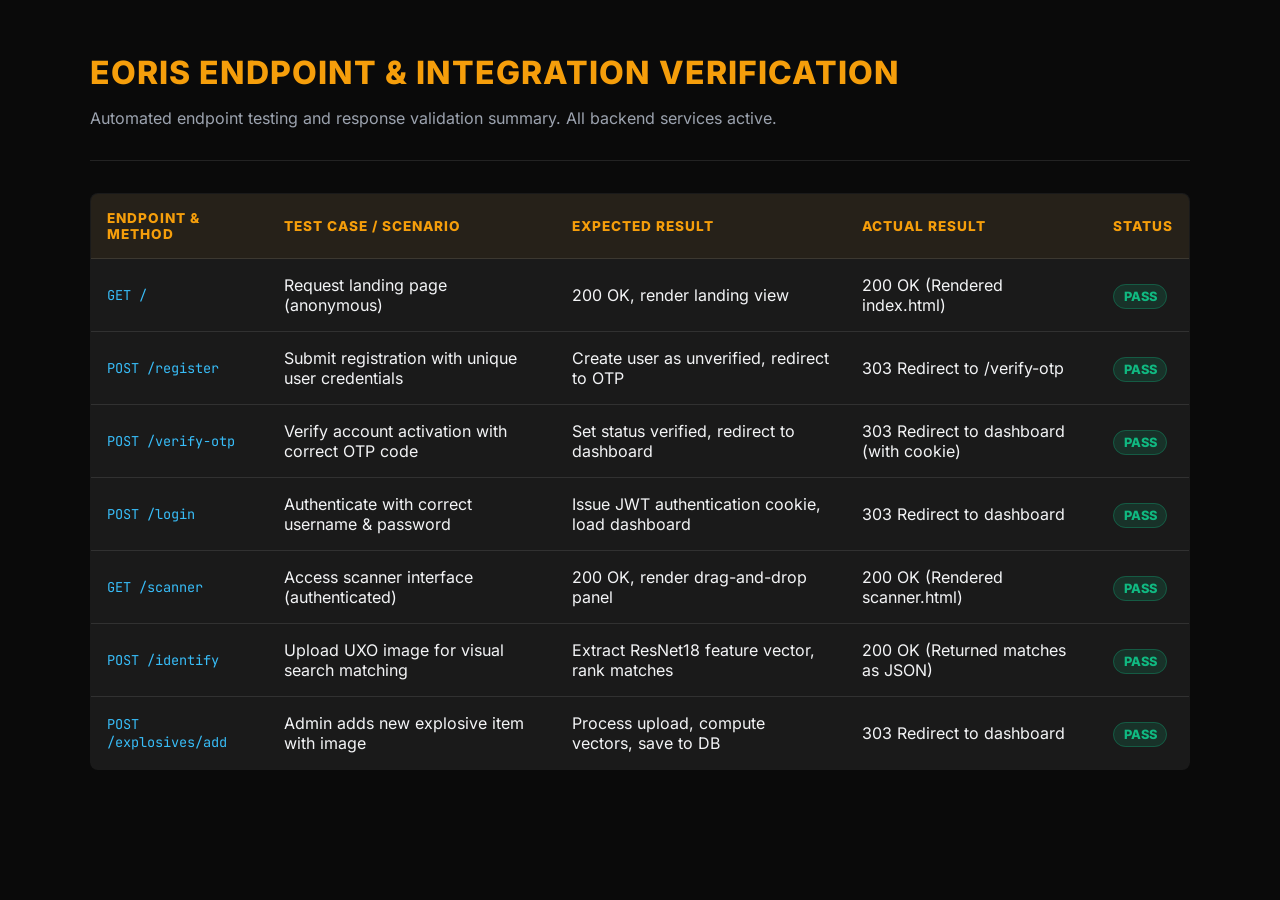
<file: static/test_results.html>
<!DOCTYPE html>
<html lang="en">
<head>
    <meta charset="UTF-8">
    <meta name="viewport" content="width=device-width, initial-scale=1.0">
    <title>EORIS - System Endpoint Test Verification</title>
    <link rel="stylesheet" href="/static/css/fonts.css">
    <link rel="stylesheet" href="/static/css/style.css">
    <style>
        :root {
            --bg-color: #0a0a0a;
            --surface-color: #1a1a1a;
            --accent-color: #f59e0b;
            --text-primary: #f3f4f6;
            --text-secondary: #9ca3af;
            --glass-bg: rgba(255, 255, 255, 0.05);
            --glass-border: rgba(255, 255, 255, 0.1);
        }
        body {
            font-family: 'Inter', sans-serif;
            background-color: var(--bg-color);
            color: var(--text-primary);
            padding: 2rem;
            max-width: 1100px;
            margin: 0 auto;
        }
        .header-section {
            margin-bottom: 2rem;
            border-bottom: 1px solid var(--glass-border);
            padding-bottom: 1rem;
        }
        h1 {
            color: var(--accent-color);
            font-size: 2rem;
            margin-bottom: 0.5rem;
            text-transform: uppercase;
            letter-spacing: 1px;
        }
        p {
            color: var(--text-secondary);
        }
        table {
            width: 100%;
            border-collapse: collapse;
            background: var(--surface-color);
            border: 1px solid var(--glass-border);
            border-radius: 8px;
            overflow: hidden;
            margin-top: 1rem;
        }
        th, td {
            padding: 1rem;
            text-align: left;
            border-bottom: 1px solid var(--glass-border);
        }
        th {
            background-color: rgba(245, 158, 11, 0.05);
            color: var(--accent-color);
            font-weight: 700;
            text-transform: uppercase;
            font-size: 0.85rem;
            letter-spacing: 1px;
        }
        tr:hover {
            background-color: var(--glass-bg);
        }
        .badge-pass {
            background-color: rgba(16, 185, 129, 0.15);
            color: #10b981;
            padding: 0.25rem 0.6rem;
            border-radius: 50px;
            font-size: 0.8rem;
            font-weight: bold;
            border: 1px solid rgba(16, 185, 129, 0.3);
        }
        .code-font {
            font-family: 'JetBrains Mono', monospace;
            font-size: 0.85rem;
            color: #38bdf8;
        }
    </style>
</head>
<body>
    <div class="header-section">
        <h1>EORIS Endpoint & Integration Verification</h1>
        <p>Automated endpoint testing and response validation summary. All backend services active.</p>
    </div>
    <table>
        <thead>
            <tr>
                <th>Endpoint & Method</th>
                <th>Test Case / Scenario</th>
                <th>Expected Result</th>
                <th>Actual Result</th>
                <th>Status</th>
            </tr>
        </thead>
        <tbody>
            <tr>
                <td class="code-font">GET /</td>
                <td>Request landing page (anonymous)</td>
                <td>200 OK, render landing view</td>
                <td>200 OK (Rendered index.html)</td>
                <td><span class="badge-pass">PASS</span></td>
            </tr>
            <tr>
                <td class="code-font">POST /register</td>
                <td>Submit registration with unique user credentials</td>
                <td>Create user as unverified, redirect to OTP</td>
                <td>303 Redirect to /verify-otp</td>
                <td><span class="badge-pass">PASS</span></td>
            </tr>
            <tr>
                <td class="code-font">POST /verify-otp</td>
                <td>Verify account activation with correct OTP code</td>
                <td>Set status verified, redirect to dashboard</td>
                <td>303 Redirect to dashboard (with cookie)</td>
                <td><span class="badge-pass">PASS</span></td>
            </tr>
            <tr>
                <td class="code-font">POST /login</td>
                <td>Authenticate with correct username & password</td>
                <td>Issue JWT authentication cookie, load dashboard</td>
                <td>303 Redirect to dashboard</td>
                <td><span class="badge-pass">PASS</span></td>
            </tr>
            <tr>
                <td class="code-font">GET /scanner</td>
                <td>Access scanner interface (authenticated)</td>
                <td>200 OK, render drag-and-drop panel</td>
                <td>200 OK (Rendered scanner.html)</td>
                <td><span class="badge-pass">PASS</span></td>
            </tr>
            <tr>
                <td class="code-font">POST /identify</td>
                <td>Upload UXO image for visual search matching</td>
                <td>Extract ResNet18 feature vector, rank matches</td>
                <td>200 OK (Returned matches as JSON)</td>
                <td><span class="badge-pass">PASS</span></td>
            </tr>
            <tr>
                <td class="code-font">POST /explosives/add</td>
                <td>Admin adds new explosive item with image</td>
                <td>Process upload, compute vectors, save to DB</td>
                <td>303 Redirect to dashboard</td>
                <td><span class="badge-pass">PASS</span></td>
            </tr>
        </tbody>
    </table>
</body>
</html>
</file>
<file: static/css/fonts.css>
/* cyrillic-ext */
@font-face {
  font-family: 'Inter';
  font-style: normal;
  font-weight: 300;
  font-display: swap;
  src: url(/static/fonts/UcC73FwrK3iLTeHuS_nVMrMxCp50SjIa2JL7SUc.woff2) format('woff2');
  unicode-range: U+0460-052F, U+1C80-1C8A, U+20B4, U+2DE0-2DFF, U+A640-A69F, U+FE2E-FE2F;
}
/* cyrillic */
@font-face {
  font-family: 'Inter';
  font-style: normal;
  font-weight: 300;
  font-display: swap;
  src: url(/static/fonts/UcC73FwrK3iLTeHuS_nVMrMxCp50SjIa0ZL7SUc.woff2) format('woff2');
  unicode-range: U+0301, U+0400-045F, U+0490-0491, U+04B0-04B1, U+2116;
}
/* greek-ext */
@font-face {
  font-family: 'Inter';
  font-style: normal;
  font-weight: 300;
  font-display: swap;
  src: url(/static/fonts/UcC73FwrK3iLTeHuS_nVMrMxCp50SjIa2ZL7SUc.woff2) format('woff2');
  unicode-range: U+1F00-1FFF;
}
/* greek */
@font-face {
  font-family: 'Inter';
  font-style: normal;
  font-weight: 300;
  font-display: swap;
  src: url(/static/fonts/UcC73FwrK3iLTeHuS_nVMrMxCp50SjIa1pL7SUc.woff2) format('woff2');
  unicode-range: U+0370-0377, U+037A-037F, U+0384-038A, U+038C, U+038E-03A1, U+03A3-03FF;
}
/* vietnamese */
@font-face {
  font-family: 'Inter';
  font-style: normal;
  font-weight: 300;
  font-display: swap;
  src: url(/static/fonts/UcC73FwrK3iLTeHuS_nVMrMxCp50SjIa2pL7SUc.woff2) format('woff2');
  unicode-range: U+0102-0103, U+0110-0111, U+0128-0129, U+0168-0169, U+01A0-01A1, U+01AF-01B0, U+0300-0301, U+0303-0304, U+0308-0309, U+0323, U+0329, U+1EA0-1EF9, U+20AB;
}
/* latin-ext */
@font-face {
  font-family: 'Inter';
  font-style: normal;
  font-weight: 300;
  font-display: swap;
  src: url(/static/fonts/UcC73FwrK3iLTeHuS_nVMrMxCp50SjIa25L7SUc.woff2) format('woff2');
  unicode-range: U+0100-02BA, U+02BD-02C5, U+02C7-02CC, U+02CE-02D7, U+02DD-02FF, U+0304, U+0308, U+0329, U+1D00-1DBF, U+1E00-1E9F, U+1EF2-1EFF, U+2020, U+20A0-20AB, U+20AD-20C0, U+2113, U+2C60-2C7F, U+A720-A7FF;
}
/* latin */
@font-face {
  font-family: 'Inter';
  font-style: normal;
  font-weight: 300;
  font-display: swap;
  src: url(/static/fonts/UcC73FwrK3iLTeHuS_nVMrMxCp50SjIa1ZL7.woff2) format('woff2');
  unicode-range: U+0000-00FF, U+0131, U+0152-0153, U+02BB-02BC, U+02C6, U+02DA, U+02DC, U+0304, U+0308, U+0329, U+2000-206F, U+20AC, U+2122, U+2191, U+2193, U+2212, U+2215, U+FEFF, U+FFFD;
}
/* cyrillic-ext */
@font-face {
  font-family: 'Inter';
  font-style: normal;
  font-weight: 400;
  font-display: swap;
  src: url(/static/fonts/UcC73FwrK3iLTeHuS_nVMrMxCp50SjIa2JL7SUc.woff2) format('woff2');
  unicode-range: U+0460-052F, U+1C80-1C8A, U+20B4, U+2DE0-2DFF, U+A640-A69F, U+FE2E-FE2F;
}
/* cyrillic */
@font-face {
  font-family: 'Inter';
  font-style: normal;
  font-weight: 400;
  font-display: swap;
  src: url(/static/fonts/UcC73FwrK3iLTeHuS_nVMrMxCp50SjIa0ZL7SUc.woff2) format('woff2');
  unicode-range: U+0301, U+0400-045F, U+0490-0491, U+04B0-04B1, U+2116;
}
/* greek-ext */
@font-face {
  font-family: 'Inter';
  font-style: normal;
  font-weight: 400;
  font-display: swap;
  src: url(/static/fonts/UcC73FwrK3iLTeHuS_nVMrMxCp50SjIa2ZL7SUc.woff2) format('woff2');
  unicode-range: U+1F00-1FFF;
}
/* greek */
@font-face {
  font-family: 'Inter';
  font-style: normal;
  font-weight: 400;
  font-display: swap;
  src: url(/static/fonts/UcC73FwrK3iLTeHuS_nVMrMxCp50SjIa1pL7SUc.woff2) format('woff2');
  unicode-range: U+0370-0377, U+037A-037F, U+0384-038A, U+038C, U+038E-03A1, U+03A3-03FF;
}
/* vietnamese */
@font-face {
  font-family: 'Inter';
  font-style: normal;
  font-weight: 400;
  font-display: swap;
  src: url(/static/fonts/UcC73FwrK3iLTeHuS_nVMrMxCp50SjIa2pL7SUc.woff2) format('woff2');
  unicode-range: U+0102-0103, U+0110-0111, U+0128-0129, U+0168-0169, U+01A0-01A1, U+01AF-01B0, U+0300-0301, U+0303-0304, U+0308-0309, U+0323, U+0329, U+1EA0-1EF9, U+20AB;
}
/* latin-ext */
@font-face {
  font-family: 'Inter';
  font-style: normal;
  font-weight: 400;
  font-display: swap;
  src: url(/static/fonts/UcC73FwrK3iLTeHuS_nVMrMxCp50SjIa25L7SUc.woff2) format('woff2');
  unicode-range: U+0100-02BA, U+02BD-02C5, U+02C7-02CC, U+02CE-02D7, U+02DD-02FF, U+0304, U+0308, U+0329, U+1D00-1DBF, U+1E00-1E9F, U+1EF2-1EFF, U+2020, U+20A0-20AB, U+20AD-20C0, U+2113, U+2C60-2C7F, U+A720-A7FF;
}
/* latin */
@font-face {
  font-family: 'Inter';
  font-style: normal;
  font-weight: 400;
  font-display: swap;
  src: url(/static/fonts/UcC73FwrK3iLTeHuS_nVMrMxCp50SjIa1ZL7.woff2) format('woff2');
  unicode-range: U+0000-00FF, U+0131, U+0152-0153, U+02BB-02BC, U+02C6, U+02DA, U+02DC, U+0304, U+0308, U+0329, U+2000-206F, U+20AC, U+2122, U+2191, U+2193, U+2212, U+2215, U+FEFF, U+FFFD;
}
/* cyrillic-ext */
@font-face {
  font-family: 'Inter';
  font-style: normal;
  font-weight: 600;
  font-display: swap;
  src: url(/static/fonts/UcC73FwrK3iLTeHuS_nVMrMxCp50SjIa2JL7SUc.woff2) format('woff2');
  unicode-range: U+0460-052F, U+1C80-1C8A, U+20B4, U+2DE0-2DFF, U+A640-A69F, U+FE2E-FE2F;
}
/* cyrillic */
@font-face {
  font-family: 'Inter';
  font-style: normal;
  font-weight: 600;
  font-display: swap;
  src: url(/static/fonts/UcC73FwrK3iLTeHuS_nVMrMxCp50SjIa0ZL7SUc.woff2) format('woff2');
  unicode-range: U+0301, U+0400-045F, U+0490-0491, U+04B0-04B1, U+2116;
}
/* greek-ext */
@font-face {
  font-family: 'Inter';
  font-style: normal;
  font-weight: 600;
  font-display: swap;
  src: url(/static/fonts/UcC73FwrK3iLTeHuS_nVMrMxCp50SjIa2ZL7SUc.woff2) format('woff2');
  unicode-range: U+1F00-1FFF;
}
/* greek */
@font-face {
  font-family: 'Inter';
  font-style: normal;
  font-weight: 600;
  font-display: swap;
  src: url(/static/fonts/UcC73FwrK3iLTeHuS_nVMrMxCp50SjIa1pL7SUc.woff2) format('woff2');
  unicode-range: U+0370-0377, U+037A-037F, U+0384-038A, U+038C, U+038E-03A1, U+03A3-03FF;
}
/* vietnamese */
@font-face {
  font-family: 'Inter';
  font-style: normal;
  font-weight: 600;
  font-display: swap;
  src: url(/static/fonts/UcC73FwrK3iLTeHuS_nVMrMxCp50SjIa2pL7SUc.woff2) format('woff2');
  unicode-range: U+0102-0103, U+0110-0111, U+0128-0129, U+0168-0169, U+01A0-01A1, U+01AF-01B0, U+0300-0301, U+0303-0304, U+0308-0309, U+0323, U+0329, U+1EA0-1EF9, U+20AB;
}
/* latin-ext */
@font-face {
  font-family: 'Inter';
  font-style: normal;
  font-weight: 600;
  font-display: swap;
  src: url(/static/fonts/UcC73FwrK3iLTeHuS_nVMrMxCp50SjIa25L7SUc.woff2) format('woff2');
  unicode-range: U+0100-02BA, U+02BD-02C5, U+02C7-02CC, U+02CE-02D7, U+02DD-02FF, U+0304, U+0308, U+0329, U+1D00-1DBF, U+1E00-1E9F, U+1EF2-1EFF, U+2020, U+20A0-20AB, U+20AD-20C0, U+2113, U+2C60-2C7F, U+A720-A7FF;
}
/* latin */
@font-face {
  font-family: 'Inter';
  font-style: normal;
  font-weight: 600;
  font-display: swap;
  src: url(/static/fonts/UcC73FwrK3iLTeHuS_nVMrMxCp50SjIa1ZL7.woff2) format('woff2');
  unicode-range: U+0000-00FF, U+0131, U+0152-0153, U+02BB-02BC, U+02C6, U+02DA, U+02DC, U+0304, U+0308, U+0329, U+2000-206F, U+20AC, U+2122, U+2191, U+2193, U+2212, U+2215, U+FEFF, U+FFFD;
}
/* cyrillic-ext */
@font-face {
  font-family: 'Inter';
  font-style: normal;
  font-weight: 800;
  font-display: swap;
  src: url(/static/fonts/UcC73FwrK3iLTeHuS_nVMrMxCp50SjIa2JL7SUc.woff2) format('woff2');
  unicode-range: U+0460-052F, U+1C80-1C8A, U+20B4, U+2DE0-2DFF, U+A640-A69F, U+FE2E-FE2F;
}
/* cyrillic */
@font-face {
  font-family: 'Inter';
  font-style: normal;
  font-weight: 800;
  font-display: swap;
  src: url(/static/fonts/UcC73FwrK3iLTeHuS_nVMrMxCp50SjIa0ZL7SUc.woff2) format('woff2');
  unicode-range: U+0301, U+0400-045F, U+0490-0491, U+04B0-04B1, U+2116;
}
/* greek-ext */
@font-face {
  font-family: 'Inter';
  font-style: normal;
  font-weight: 800;
  font-display: swap;
  src: url(/static/fonts/UcC73FwrK3iLTeHuS_nVMrMxCp50SjIa2ZL7SUc.woff2) format('woff2');
  unicode-range: U+1F00-1FFF;
}
/* greek */
@font-face {
  font-family: 'Inter';
  font-style: normal;
  font-weight: 800;
  font-display: swap;
  src: url(/static/fonts/UcC73FwrK3iLTeHuS_nVMrMxCp50SjIa1pL7SUc.woff2) format('woff2');
  unicode-range: U+0370-0377, U+037A-037F, U+0384-038A, U+038C, U+038E-03A1, U+03A3-03FF;
}
/* vietnamese */
@font-face {
  font-family: 'Inter';
  font-style: normal;
  font-weight: 800;
  font-display: swap;
  src: url(/static/fonts/UcC73FwrK3iLTeHuS_nVMrMxCp50SjIa2pL7SUc.woff2) format('woff2');
  unicode-range: U+0102-0103, U+0110-0111, U+0128-0129, U+0168-0169, U+01A0-01A1, U+01AF-01B0, U+0300-0301, U+0303-0304, U+0308-0309, U+0323, U+0329, U+1EA0-1EF9, U+20AB;
}
/* latin-ext */
@font-face {
  font-family: 'Inter';
  font-style: normal;
  font-weight: 800;
  font-display: swap;
  src: url(/static/fonts/UcC73FwrK3iLTeHuS_nVMrMxCp50SjIa25L7SUc.woff2) format('woff2');
  unicode-range: U+0100-02BA, U+02BD-02C5, U+02C7-02CC, U+02CE-02D7, U+02DD-02FF, U+0304, U+0308, U+0329, U+1D00-1DBF, U+1E00-1E9F, U+1EF2-1EFF, U+2020, U+20A0-20AB, U+20AD-20C0, U+2113, U+2C60-2C7F, U+A720-A7FF;
}
/* latin */
@font-face {
  font-family: 'Inter';
  font-style: normal;
  font-weight: 800;
  font-display: swap;
  src: url(/static/fonts/UcC73FwrK3iLTeHuS_nVMrMxCp50SjIa1ZL7.woff2) format('woff2');
  unicode-range: U+0000-00FF, U+0131, U+0152-0153, U+02BB-02BC, U+02C6, U+02DA, U+02DC, U+0304, U+0308, U+0329, U+2000-206F, U+20AC, U+2122, U+2191, U+2193, U+2212, U+2215, U+FEFF, U+FFFD;
}
/* cyrillic-ext */
@font-face {
  font-family: 'JetBrains Mono';
  font-style: normal;
  font-weight: 400;
  font-display: swap;
  src: url(/static/fonts/tDbv2o-flEEny0FZhsfKu5WU4zr3E_BX0PnT8RD8yKwBNntkaToggR7BYRbKPx3cwhsk.woff2) format('woff2');
  unicode-range: U+0460-052F, U+1C80-1C8A, U+20B4, U+2DE0-2DFF, U+A640-A69F, U+FE2E-FE2F;
}
/* cyrillic */
@font-face {
  font-family: 'JetBrains Mono';
  font-style: normal;
  font-weight: 400;
  font-display: swap;
  src: url(/static/fonts/tDbv2o-flEEny0FZhsfKu5WU4zr3E_BX0PnT8RD8yKwBNntkaToggR7BYRbKPxTcwhsk.woff2) format('woff2');
  unicode-range: U+0301, U+0400-045F, U+0490-0491, U+04B0-04B1, U+2116;
}
/* greek */
@font-face {
  font-family: 'JetBrains Mono';
  font-style: normal;
  font-weight: 400;
  font-display: swap;
  src: url(/static/fonts/tDbv2o-flEEny0FZhsfKu5WU4zr3E_BX0PnT8RD8yKwBNntkaToggR7BYRbKPxPcwhsk.woff2) format('woff2');
  unicode-range: U+0370-0377, U+037A-037F, U+0384-038A, U+038C, U+038E-03A1, U+03A3-03FF;
}
/* vietnamese */
@font-face {
  font-family: 'JetBrains Mono';
  font-style: normal;
  font-weight: 400;
  font-display: swap;
  src: url(/static/fonts/tDbv2o-flEEny0FZhsfKu5WU4zr3E_BX0PnT8RD8yKwBNntkaToggR7BYRbKPx_cwhsk.woff2) format('woff2');
  unicode-range: U+0102-0103, U+0110-0111, U+0128-0129, U+0168-0169, U+01A0-01A1, U+01AF-01B0, U+0300-0301, U+0303-0304, U+0308-0309, U+0323, U+0329, U+1EA0-1EF9, U+20AB;
}
/* latin-ext */
@font-face {
  font-family: 'JetBrains Mono';
  font-style: normal;
  font-weight: 400;
  font-display: swap;
  src: url(/static/fonts/tDbv2o-flEEny0FZhsfKu5WU4zr3E_BX0PnT8RD8yKwBNntkaToggR7BYRbKPx7cwhsk.woff2) format('woff2');
  unicode-range: U+0100-02BA, U+02BD-02C5, U+02C7-02CC, U+02CE-02D7, U+02DD-02FF, U+0304, U+0308, U+0329, U+1D00-1DBF, U+1E00-1E9F, U+1EF2-1EFF, U+2020, U+20A0-20AB, U+20AD-20C0, U+2113, U+2C60-2C7F, U+A720-A7FF;
}
/* latin */
@font-face {
  font-family: 'JetBrains Mono';
  font-style: normal;
  font-weight: 400;
  font-display: swap;
  src: url(/static/fonts/tDbv2o-flEEny0FZhsfKu5WU4zr3E_BX0PnT8RD8yKwBNntkaToggR7BYRbKPxDcwg.woff2) format('woff2');
  unicode-range: U+0000-00FF, U+0131, U+0152-0153, U+02BB-02BC, U+02C6, U+02DA, U+02DC, U+0304, U+0308, U+0329, U+2000-206F, U+20AC, U+2122, U+2191, U+2193, U+2212, U+2215, U+FEFF, U+FFFD;
}
/* cyrillic-ext */
@font-face {
  font-family: 'JetBrains Mono';
  font-style: normal;
  font-weight: 700;
  font-display: swap;
  src: url(/static/fonts/tDbv2o-flEEny0FZhsfKu5WU4zr3E_BX0PnT8RD8yKwBNntkaToggR7BYRbKPx3cwhsk.woff2) format('woff2');
  unicode-range: U+0460-052F, U+1C80-1C8A, U+20B4, U+2DE0-2DFF, U+A640-A69F, U+FE2E-FE2F;
}
/* cyrillic */
@font-face {
  font-family: 'JetBrains Mono';
  font-style: normal;
  font-weight: 700;
  font-display: swap;
  src: url(/static/fonts/tDbv2o-flEEny0FZhsfKu5WU4zr3E_BX0PnT8RD8yKwBNntkaToggR7BYRbKPxTcwhsk.woff2) format('woff2');
  unicode-range: U+0301, U+0400-045F, U+0490-0491, U+04B0-04B1, U+2116;
}
/* greek */
@font-face {
  font-family: 'JetBrains Mono';
  font-style: normal;
  font-weight: 700;
  font-display: swap;
  src: url(/static/fonts/tDbv2o-flEEny0FZhsfKu5WU4zr3E_BX0PnT8RD8yKwBNntkaToggR7BYRbKPxPcwhsk.woff2) format('woff2');
  unicode-range: U+0370-0377, U+037A-037F, U+0384-038A, U+038C, U+038E-03A1, U+03A3-03FF;
}
/* vietnamese */
@font-face {
  font-family: 'JetBrains Mono';
  font-style: normal;
  font-weight: 700;
  font-display: swap;
  src: url(/static/fonts/tDbv2o-flEEny0FZhsfKu5WU4zr3E_BX0PnT8RD8yKwBNntkaToggR7BYRbKPx_cwhsk.woff2) format('woff2');
  unicode-range: U+0102-0103, U+0110-0111, U+0128-0129, U+0168-0169, U+01A0-01A1, U+01AF-01B0, U+0300-0301, U+0303-0304, U+0308-0309, U+0323, U+0329, U+1EA0-1EF9, U+20AB;
}
/* latin-ext */
@font-face {
  font-family: 'JetBrains Mono';
  font-style: normal;
  font-weight: 700;
  font-display: swap;
  src: url(/static/fonts/tDbv2o-flEEny0FZhsfKu5WU4zr3E_BX0PnT8RD8yKwBNntkaToggR7BYRbKPx7cwhsk.woff2) format('woff2');
  unicode-range: U+0100-02BA, U+02BD-02C5, U+02C7-02CC, U+02CE-02D7, U+02DD-02FF, U+0304, U+0308, U+0329, U+1D00-1DBF, U+1E00-1E9F, U+1EF2-1EFF, U+2020, U+20A0-20AB, U+20AD-20C0, U+2113, U+2C60-2C7F, U+A720-A7FF;
}
/* latin */
@font-face {
  font-family: 'JetBrains Mono';
  font-style: normal;
  font-weight: 700;
  font-display: swap;
  src: url(/static/fonts/tDbv2o-flEEny0FZhsfKu5WU4zr3E_BX0PnT8RD8yKwBNntkaToggR7BYRbKPxDcwg.woff2) format('woff2');
  unicode-range: U+0000-00FF, U+0131, U+0152-0153, U+02BB-02BC, U+02C6, U+02DA, U+02DC, U+0304, U+0308, U+0329, U+2000-206F, U+20AC, U+2122, U+2191, U+2193, U+2212, U+2215, U+FEFF, U+FFFD;
}

/* cyrillic-ext */
@font-face {
  font-family: 'Exo 2';
  font-style: normal;
  font-weight: 300;
  font-display: swap;
  src: url(/static/fonts/7cHmv4okm5zmbtYlK-4E4Q.woff2) format('woff2');
  unicode-range: U+0460-052F, U+1C80-1C8A, U+20B4, U+2DE0-2DFF, U+A640-A69F, U+FE2E-FE2F;
}
/* cyrillic */
@font-face {
  font-family: 'Exo 2';
  font-style: normal;
  font-weight: 300;
  font-display: swap;
  src: url(/static/fonts/7cHmv4okm5zmbtYsK-4E4Q.woff2) format('woff2');
  unicode-range: U+0301, U+0400-045F, U+0490-0491, U+04B0-04B1, U+2116;
}
/* vietnamese */
@font-face {
  font-family: 'Exo 2';
  font-style: normal;
  font-weight: 300;
  font-display: swap;
  src: url(/static/fonts/7cHmv4okm5zmbtYnK-4E4Q.woff2) format('woff2');
  unicode-range: U+0102-0103, U+0110-0111, U+0128-0129, U+0168-0169, U+01A0-01A1, U+01AF-01B0, U+0300-0301, U+0303-0304, U+0308-0309, U+0323, U+0329, U+1EA0-1EF9, U+20AB;
}
/* latin-ext */
@font-face {
  font-family: 'Exo 2';
  font-style: normal;
  font-weight: 300;
  font-display: swap;
  src: url(/static/fonts/7cHmv4okm5zmbtYmK-4E4Q.woff2) format('woff2');
  unicode-range: U+0100-02BA, U+02BD-02C5, U+02C7-02CC, U+02CE-02D7, U+02DD-02FF, U+0304, U+0308, U+0329, U+1D00-1DBF, U+1E00-1E9F, U+1EF2-1EFF, U+2020, U+20A0-20AB, U+20AD-20C0, U+2113, U+2C60-2C7F, U+A720-A7FF;
}
/* latin */
@font-face {
  font-family: 'Exo 2';
  font-style: normal;
  font-weight: 300;
  font-display: swap;
  src: url(/static/fonts/7cHmv4okm5zmbtYoK-4.woff2) format('woff2');
  unicode-range: U+0000-00FF, U+0131, U+0152-0153, U+02BB-02BC, U+02C6, U+02DA, U+02DC, U+0304, U+0308, U+0329, U+2000-206F, U+20AC, U+2122, U+2191, U+2193, U+2212, U+2215, U+FEFF, U+FFFD;
}
/* cyrillic-ext */
@font-face {
  font-family: 'Exo 2';
  font-style: normal;
  font-weight: 400;
  font-display: swap;
  src: url(/static/fonts/7cHmv4okm5zmbtYlK-4E4Q.woff2) format('woff2');
  unicode-range: U+0460-052F, U+1C80-1C8A, U+20B4, U+2DE0-2DFF, U+A640-A69F, U+FE2E-FE2F;
}
/* cyrillic */
@font-face {
  font-family: 'Exo 2';
  font-style: normal;
  font-weight: 400;
  font-display: swap;
  src: url(/static/fonts/7cHmv4okm5zmbtYsK-4E4Q.woff2) format('woff2');
  unicode-range: U+0301, U+0400-045F, U+0490-0491, U+04B0-04B1, U+2116;
}
/* vietnamese */
@font-face {
  font-family: 'Exo 2';
  font-style: normal;
  font-weight: 400;
  font-display: swap;
  src: url(/static/fonts/7cHmv4okm5zmbtYnK-4E4Q.woff2) format('woff2');
  unicode-range: U+0102-0103, U+0110-0111, U+0128-0129, U+0168-0169, U+01A0-01A1, U+01AF-01B0, U+0300-0301, U+0303-0304, U+0308-0309, U+0323, U+0329, U+1EA0-1EF9, U+20AB;
}
/* latin-ext */
@font-face {
  font-family: 'Exo 2';
  font-style: normal;
  font-weight: 400;
  font-display: swap;
  src: url(/static/fonts/7cHmv4okm5zmbtYmK-4E4Q.woff2) format('woff2');
  unicode-range: U+0100-02BA, U+02BD-02C5, U+02C7-02CC, U+02CE-02D7, U+02DD-02FF, U+0304, U+0308, U+0329, U+1D00-1DBF, U+1E00-1E9F, U+1EF2-1EFF, U+2020, U+20A0-20AB, U+20AD-20C0, U+2113, U+2C60-2C7F, U+A720-A7FF;
}
/* latin */
@font-face {
  font-family: 'Exo 2';
  font-style: normal;
  font-weight: 400;
  font-display: swap;
  src: url(/static/fonts/7cHmv4okm5zmbtYoK-4.woff2) format('woff2');
  unicode-range: U+0000-00FF, U+0131, U+0152-0153, U+02BB-02BC, U+02C6, U+02DA, U+02DC, U+0304, U+0308, U+0329, U+2000-206F, U+20AC, U+2122, U+2191, U+2193, U+2212, U+2215, U+FEFF, U+FFFD;
}
/* cyrillic-ext */
@font-face {
  font-family: 'Exo 2';
  font-style: normal;
  font-weight: 600;
  font-display: swap;
  src: url(/static/fonts/7cHmv4okm5zmbtYlK-4E4Q.woff2) format('woff2');
  unicode-range: U+0460-052F, U+1C80-1C8A, U+20B4, U+2DE0-2DFF, U+A640-A69F, U+FE2E-FE2F;
}
/* cyrillic */
@font-face {
  font-family: 'Exo 2';
  font-style: normal;
  font-weight: 600;
  font-display: swap;
  src: url(/static/fonts/7cHmv4okm5zmbtYsK-4E4Q.woff2) format('woff2');
  unicode-range: U+0301, U+0400-045F, U+0490-0491, U+04B0-04B1, U+2116;
}
/* vietnamese */
@font-face {
  font-family: 'Exo 2';
  font-style: normal;
  font-weight: 600;
  font-display: swap;
  src: url(/static/fonts/7cHmv4okm5zmbtYnK-4E4Q.woff2) format('woff2');
  unicode-range: U+0102-0103, U+0110-0111, U+0128-0129, U+0168-0169, U+01A0-01A1, U+01AF-01B0, U+0300-0301, U+0303-0304, U+0308-0309, U+0323, U+0329, U+1EA0-1EF9, U+20AB;
}
/* latin-ext */
@font-face {
  font-family: 'Exo 2';
  font-style: normal;
  font-weight: 600;
  font-display: swap;
  src: url(/static/fonts/7cHmv4okm5zmbtYmK-4E4Q.woff2) format('woff2');
  unicode-range: U+0100-02BA, U+02BD-02C5, U+02C7-02CC, U+02CE-02D7, U+02DD-02FF, U+0304, U+0308, U+0329, U+1D00-1DBF, U+1E00-1E9F, U+1EF2-1EFF, U+2020, U+20A0-20AB, U+20AD-20C0, U+2113, U+2C60-2C7F, U+A720-A7FF;
}
/* latin */
@font-face {
  font-family: 'Exo 2';
  font-style: normal;
  font-weight: 600;
  font-display: swap;
  src: url(/static/fonts/7cHmv4okm5zmbtYoK-4.woff2) format('woff2');
  unicode-range: U+0000-00FF, U+0131, U+0152-0153, U+02BB-02BC, U+02C6, U+02DA, U+02DC, U+0304, U+0308, U+0329, U+2000-206F, U+20AC, U+2122, U+2191, U+2193, U+2212, U+2215, U+FEFF, U+FFFD;
}
/* devanagari */
@font-face {
  font-family: 'Rajdhani';
  font-style: normal;
  font-weight: 400;
  font-display: swap;
  src: url(/static/fonts/LDIxapCSOBg7S-QT7p4GM-aUWA.woff2) format('woff2');
  unicode-range: U+0900-097F, U+1CD0-1CF9, U+200C-200D, U+20A8, U+20B9, U+20F0, U+25CC, U+A830-A839, U+A8E0-A8FF, U+11B00-11B09;
}
/* latin-ext */
@font-face {
  font-family: 'Rajdhani';
  font-style: normal;
  font-weight: 400;
  font-display: swap;
  src: url(/static/fonts/LDIxapCSOBg7S-QT7p4JM-aUWA.woff2) format('woff2');
  unicode-range: U+0100-02BA, U+02BD-02C5, U+02C7-02CC, U+02CE-02D7, U+02DD-02FF, U+0304, U+0308, U+0329, U+1D00-1DBF, U+1E00-1E9F, U+1EF2-1EFF, U+2020, U+20A0-20AB, U+20AD-20C0, U+2113, U+2C60-2C7F, U+A720-A7FF;
}
/* latin */
@font-face {
  font-family: 'Rajdhani';
  font-style: normal;
  font-weight: 400;
  font-display: swap;
  src: url(/static/fonts/LDIxapCSOBg7S-QT7p4HM-Y.woff2) format('woff2');
  unicode-range: U+0000-00FF, U+0131, U+0152-0153, U+02BB-02BC, U+02C6, U+02DA, U+02DC, U+0304, U+0308, U+0329, U+2000-206F, U+20AC, U+2122, U+2191, U+2193, U+2212, U+2215, U+FEFF, U+FFFD;
}
/* devanagari */
@font-face {
  font-family: 'Rajdhani';
  font-style: normal;
  font-weight: 500;
  font-display: swap;
  src: url(/static/fonts/LDI2apCSOBg7S-QT7pb0EPOqeef2kg.woff2) format('woff2');
  unicode-range: U+0900-097F, U+1CD0-1CF9, U+200C-200D, U+20A8, U+20B9, U+20F0, U+25CC, U+A830-A839, U+A8E0-A8FF, U+11B00-11B09;
}
/* latin-ext */
@font-face {
  font-family: 'Rajdhani';
  font-style: normal;
  font-weight: 500;
  font-display: swap;
  src: url(/static/fonts/LDI2apCSOBg7S-QT7pb0EPOleef2kg.woff2) format('woff2');
  unicode-range: U+0100-02BA, U+02BD-02C5, U+02C7-02CC, U+02CE-02D7, U+02DD-02FF, U+0304, U+0308, U+0329, U+1D00-1DBF, U+1E00-1E9F, U+1EF2-1EFF, U+2020, U+20A0-20AB, U+20AD-20C0, U+2113, U+2C60-2C7F, U+A720-A7FF;
}
/* latin */
@font-face {
  font-family: 'Rajdhani';
  font-style: normal;
  font-weight: 500;
  font-display: swap;
  src: url(/static/fonts/LDI2apCSOBg7S-QT7pb0EPOreec.woff2) format('woff2');
  unicode-range: U+0000-00FF, U+0131, U+0152-0153, U+02BB-02BC, U+02C6, U+02DA, U+02DC, U+0304, U+0308, U+0329, U+2000-206F, U+20AC, U+2122, U+2191, U+2193, U+2212, U+2215, U+FEFF, U+FFFD;
}
/* devanagari */
@font-face {
  font-family: 'Rajdhani';
  font-style: normal;
  font-weight: 600;
  font-display: swap;
  src: url(/static/fonts/LDI2apCSOBg7S-QT7pbYF_Oqeef2kg.woff2) format('woff2');
  unicode-range: U+0900-097F, U+1CD0-1CF9, U+200C-200D, U+20A8, U+20B9, U+20F0, U+25CC, U+A830-A839, U+A8E0-A8FF, U+11B00-11B09;
}
/* latin-ext */
@font-face {
  font-family: 'Rajdhani';
  font-style: normal;
  font-weight: 600;
  font-display: swap;
  src: url(/static/fonts/LDI2apCSOBg7S-QT7pbYF_Oleef2kg.woff2) format('woff2');
  unicode-range: U+0100-02BA, U+02BD-02C5, U+02C7-02CC, U+02CE-02D7, U+02DD-02FF, U+0304, U+0308, U+0329, U+1D00-1DBF, U+1E00-1E9F, U+1EF2-1EFF, U+2020, U+20A0-20AB, U+20AD-20C0, U+2113, U+2C60-2C7F, U+A720-A7FF;
}
/* latin */
@font-face {
  font-family: 'Rajdhani';
  font-style: normal;
  font-weight: 600;
  font-display: swap;
  src: url(/static/fonts/LDI2apCSOBg7S-QT7pbYF_Oreec.woff2) format('woff2');
  unicode-range: U+0000-00FF, U+0131, U+0152-0153, U+02BB-02BC, U+02C6, U+02DA, U+02DC, U+0304, U+0308, U+0329, U+2000-206F, U+20AC, U+2122, U+2191, U+2193, U+2212, U+2215, U+FEFF, U+FFFD;
}
/* devanagari */
@font-face {
  font-family: 'Rajdhani';
  font-style: normal;
  font-weight: 700;
  font-display: swap;
  src: url(/static/fonts/LDI2apCSOBg7S-QT7pa8FvOqeef2kg.woff2) format('woff2');
  unicode-range: U+0900-097F, U+1CD0-1CF9, U+200C-200D, U+20A8, U+20B9, U+20F0, U+25CC, U+A830-A839, U+A8E0-A8FF, U+11B00-11B09;
}
/* latin-ext */
@font-face {
  font-family: 'Rajdhani';
  font-style: normal;
  font-weight: 700;
  font-display: swap;
  src: url(/static/fonts/LDI2apCSOBg7S-QT7pa8FvOleef2kg.woff2) format('woff2');
  unicode-range: U+0100-02BA, U+02BD-02C5, U+02C7-02CC, U+02CE-02D7, U+02DD-02FF, U+0304, U+0308, U+0329, U+1D00-1DBF, U+1E00-1E9F, U+1EF2-1EFF, U+2020, U+20A0-20AB, U+20AD-20C0, U+2113, U+2C60-2C7F, U+A720-A7FF;
}
/* latin */
@font-face {
  font-family: 'Rajdhani';
  font-style: normal;
  font-weight: 700;
  font-display: swap;
  src: url(/static/fonts/LDI2apCSOBg7S-QT7pa8FvOreec.woff2) format('woff2');
  unicode-range: U+0000-00FF, U+0131, U+0152-0153, U+02BB-02BC, U+02C6, U+02DA, U+02DC, U+0304, U+0308, U+0329, U+2000-206F, U+20AC, U+2122, U+2191, U+2193, U+2212, U+2215, U+FEFF, U+FFFD;
}
/* latin */
@font-face {
  font-family: 'Share Tech Mono';
  font-style: normal;
  font-weight: 400;
  font-display: swap;
  src: url(/static/fonts/J7aHnp1uDWRBEqV98dVQztYldFcLowEF.woff2) format('woff2');
  unicode-range: U+0000-00FF, U+0131, U+0152-0153, U+02BB-02BC, U+02C6, U+02DA, U+02DC, U+0304, U+0308, U+0329, U+2000-206F, U+20AC, U+2122, U+2191, U+2193, U+2212, U+2215, U+FEFF, U+FFFD;
}
</file>
<file: static/css/style.css>
/* Global Theme and Utilities */
:root {
    --bg-color: #0a0a0a;
    --surface-color: #1a1a1a;
    --accent-color: #0b0bf5;
    --danger-color: #ef4444;
    --text-primary: #f3f4f6;
    --text-secondary: #9ca3af;
    --glass-bg: rgba(255, 255, 255, 0.05);
    --glass-border: rgba(255, 255, 255, 0.1);
}

/* Base styles are already in layout.html, but we can add extras here for PWA feel */
.app-container {
    animation: fadeIn 0.5s ease-out;
}

@keyframes fadeIn {
    from {
        opacity: 0;
        transform: translateY(10px);
    }

    to {
        opacity: 1;
        transform: translateY(0);
    }
}

/* Custom Scrollbar */
::-webkit-scrollbar {
    width: 6px;
}

::-webkit-scrollbar-track {
    background: var(--bg-color);
}

::-webkit-scrollbar-thumb {
    background: var(--glass-border);
    border-radius: 10px;
}

::-webkit-scrollbar-thumb:hover {
    background: var(--accent-color);
}
</file>
